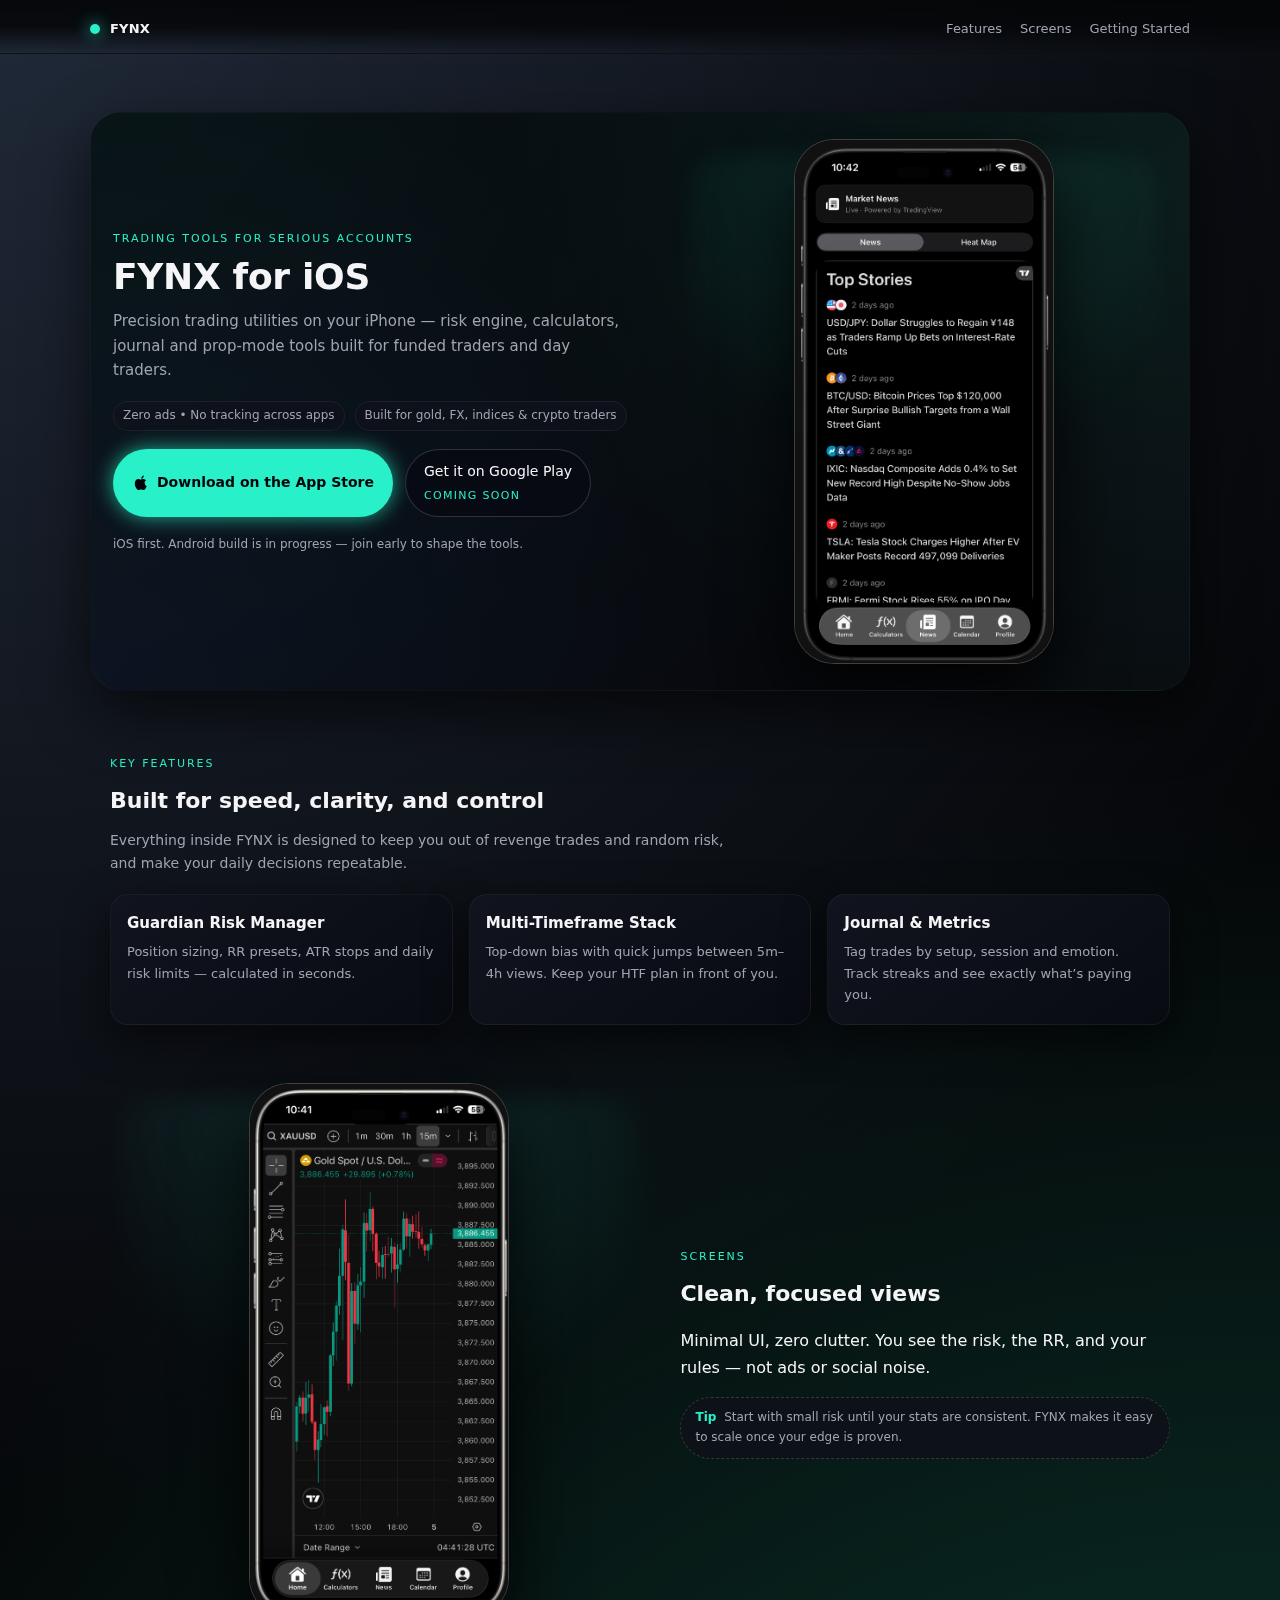
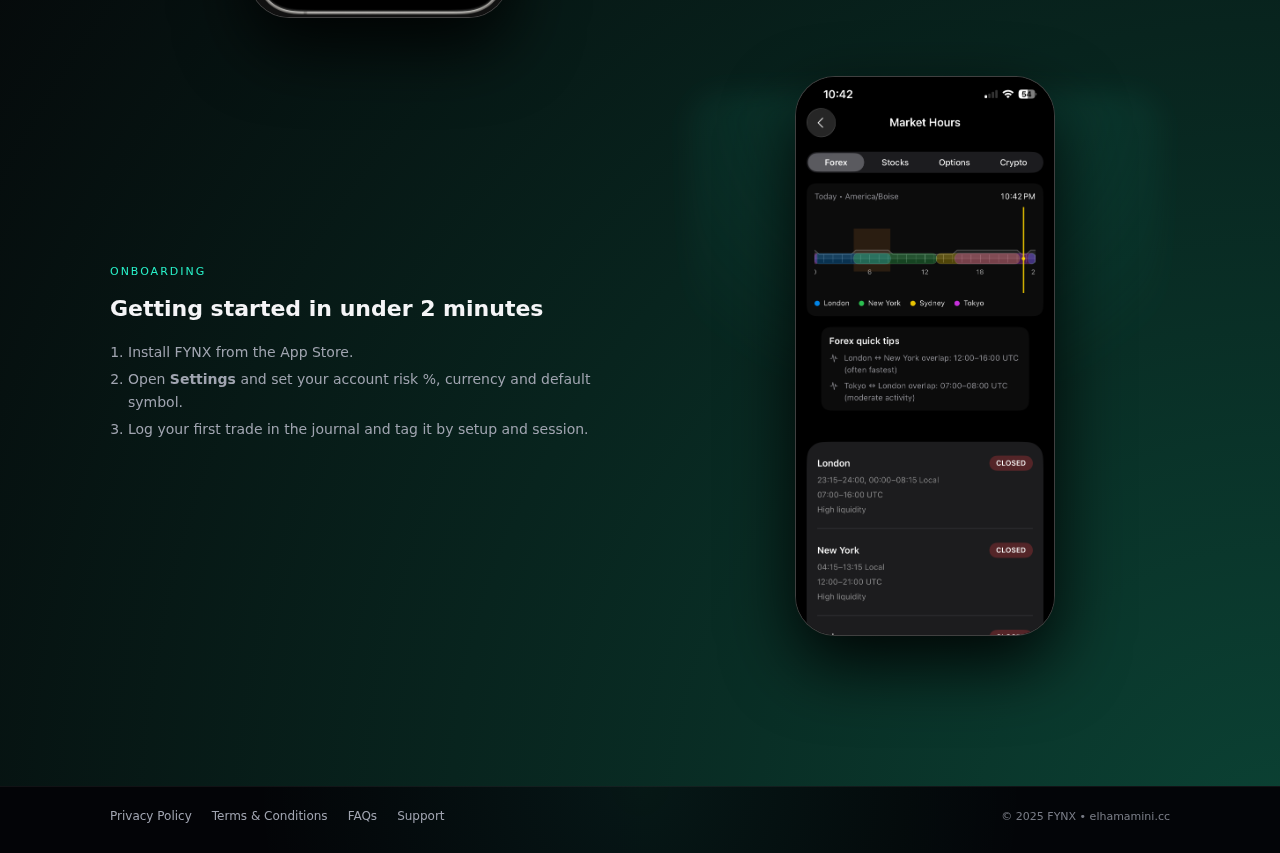
<file: index.html>
<!doctype html>
<html lang="en">
<head>
  <meta charset="utf-8"/>
  <meta name="viewport" content="width=device-width,initial-scale=1"/>
  <title>FYNX — Trading Tools for iOS</title>
  <meta name="description" content="FYNX. Clean trading tools on iPhone."/>

  <!-- ADDED (ONLY): favicon + iOS home screen icon -->
  <link rel="icon" type="image/png" href="fynx-logo-site.png"/>
  <link rel="apple-touch-icon" href="fynx-logo-site.png"/>

  <!-- Base stylesheet -->
  <link rel="stylesheet" href="assets/styles.css"/>

  <!-- Page-specific tuning to match blog / Dekrypt style -->
  <style>
    :root {
      color-scheme: dark;
      --bg: #050608;
      --bg-elevated: #0c0f16;
      --bg-soft: #11141e;
      --border-subtle: rgba(255,255,255,0.05);
      --text-main: #f5f5f7;
      --text-muted: #a0a4b0;
      --accent: #28f0c8;
      --accent-soft: rgba(40,240,200,0.12);
      --radius-xl: 24px;
      --radius-lg: 18px;
      --shadow-soft: 0 22px 60px rgba(0,0,0,0.65);
    }

    body {
      margin: 0;
      min-height: 100vh;
      font-family: system-ui, -apple-system, "SF Pro Text", sans-serif;
      background:
        radial-gradient(circle at top left, #202938 0, transparent 55%),
        radial-gradient(circle at bottom right, #0b4234 0, transparent 60%),
        var(--bg);
      color: var(--text-main);
      display: flex;
      flex-direction: column;
    }

    .header {
      position: sticky;
      top: 0;
      z-index: 20;
      backdrop-filter: blur(20px);
      background: linear-gradient(to bottom,
        rgba(5,6,8,0.95),
        rgba(5,6,8,0.85),
        transparent);
      border-bottom: 1px solid rgba(255,255,255,0.04);
    }

    .container {
      width: min(1100px, 92vw);
      margin: 0 auto;
    }

    .nav {
      display: flex;
      align-items: center;
      justify-content: space-between;
      padding: 14px 0 10px;
    }

    .brand {
      display: inline-flex;
      align-items: center;
      gap: 10px;
      font-weight: 600;
      letter-spacing: 0.12em;
      text-transform: uppercase;
      font-size: 13px;
      color: var(--text-main);
      text-decoration: none;
    }

    .brand .dot {
      width: 10px;
      height: 10px;
      border-radius: 999px;
      background: var(--accent);
      box-shadow: 0 0 16px rgba(40,240,200,0.9);
    }

    .navlinks {
      display: flex;
      gap: 18px;
      font-size: 13px;
    }

    .navlinks a {
      color: var(--text-muted);
      text-decoration: none;
      padding: 4px 0;
    }

    .navlinks a:hover {
      color: var(--accent);
    }

    main {
      flex: 1;
      padding: 40px 0 60px;
    }

    /* Layout helpers */
    .grid {
      display: grid;
      gap: 32px;
    }

    @media (min-width: 840px) {
      .grid {
        grid-template-columns: minmax(0, 1.1fr) minmax(0, 1fr);
        align-items: center;
      }
    }

    .hero {
      padding: 18px 0 40px;
    }

    .hero-shell {
      background: radial-gradient(circle at top right, rgba(40,240,200,0.08), transparent 55%),
                  radial-gradient(circle at bottom left, rgba(82,117,255,0.08), transparent 55%),
                  linear-gradient(to bottom, #05070b, #05070b);
      border-radius: 32px;
      padding: 26px 22px 26px;
      border: 1px solid rgba(255,255,255,0.04);
      box-shadow: var(--shadow-soft);
      position: relative;
      overflow: hidden;
    }

    .hero-shell::before {
      content: "";
      position: absolute;
      inset: -40%;
      opacity: 0.35;
      background:
        radial-gradient(circle at 20% 0%, rgba(40,240,200,0.18), transparent 55%),
        radial-gradient(circle at 90% 60%, rgba(255,255,255,0.06), transparent 55%);
      mix-blend-mode: screen;
      pointer-events: none;
    }

    .hero-content {
      position: relative;
      z-index: 1;
    }

    .eyebrow {
      text-transform: uppercase;
      letter-spacing: 0.18em;
      font-size: 11px;
      color: var(--accent);
      margin-bottom: 8px;
    }

    .h1 {
      font-size: clamp(28px, 4vw, 36px);
      line-height: 1.12;
      margin: 0 0 12px;
    }

    .subtitle {
      margin: 0 0 18px;
      color: var(--text-muted);
      font-size: 15px;
      max-width: 32rem;
    }

    .hero-meta {
      display: flex;
      flex-wrap: wrap;
      gap: 10px;
      margin-bottom: 18px;
      font-size: 12px;
      color: var(--text-muted);
    }

    .hero-pill {
      padding: 4px 9px;
      border-radius: 999px;
      border: 1px solid rgba(255,255,255,0.06);
      background: rgba(15,18,26,0.8);
    }

    .cta-row {
      display: flex;
      flex-wrap: wrap;
      gap: 12px;
      margin-bottom: 18px;
    }

    .btn-primary,
    .btn-ghost {
      display: inline-flex;
      align-items: center;
      justify-content: center;
      gap: 8px;
      border-radius: 999px;
      padding: 10px 18px;
      font-size: 14px;
      border: 1px solid transparent;
      text-decoration: none;
      cursor: pointer;
      white-space: nowrap;
    }

    .btn-primary {
      background: var(--accent);
      color: #02040a;
      font-weight: 600;
      box-shadow: 0 0 20px rgba(40,240,200,0.7);
    }

    .btn-primary:hover {
      filter: brightness(1.05);
      box-shadow: 0 0 30px rgba(40,240,200,0.9);
    }

    .btn-ghost {
      border-color: rgba(255,255,255,0.16);
      background: rgba(8,10,18,0.9);
      color: var(--text-main);
    }

    .btn-ghost span.coming {
      font-size: 11px;
      color: var(--accent);
      text-transform: uppercase;
      letter-spacing: 0.12em;
    }

    .btn-ghost:hover {
      border-color: var(--accent);
      background: rgba(8,10,18,1);
    }

    .icon {
      width: 17px;
      height: 17px;
    }

    .phone-shell {
      position: relative;
      display: flex;
      justify-content: center;
      align-items: center;
    }

    .phone-shell::before {
      content: "";
      position: absolute;
      inset: 16px 8px 0 8px;
      border-radius: 32px;
      background: radial-gradient(circle at top, rgba(40,240,200,0.25), transparent 55%);
      opacity: 0.6;
      filter: blur(12px);
    }

    .phone {
      position: relative;
      z-index: 1;
      max-width: 260px;
      width: 100%;
      border-radius: 40px;
      border: 1px solid rgba(255,255,255,0.25);
      box-shadow: 0 28px 70px rgba(0,0,0,0.9);
      display: block;
    }

    .section {
      padding: 18px 0 40px;
    }

    .kicker {
      text-transform: uppercase;
      letter-spacing: 0.18em;
      font-size: 11px;
      color: var(--accent);
      display: inline-block;
      margin-bottom: 10px;
    }

    .section h2 {
      margin: 0 0 10px;
      font-size: 22px;
    }

    .section > .container > p {
      margin: 0 0 18px;
      color: var(--text-muted);
      max-width: 40rem;
      font-size: 14px;
    }

    .cards {
      display: grid;
      gap: 16px;
      margin-top: 6px;
    }

    @media (min-width: 720px) {
      .cards {
        grid-template-columns: repeat(3, minmax(0, 1fr));
      }
    }

    .card {
      background: linear-gradient(145deg, var(--bg-soft), #090b12);
      border-radius: var(--radius-lg);
      padding: 16px 16px 18px;
      border: 1px solid var(--border-subtle);
      box-shadow: 0 14px 40px rgba(0,0,0,0.6);
      font-size: 14px;
    }

    .card h3 {
      margin: 0 0 6px;
      font-size: 15px;
    }

    .card p {
      margin: 0;
      color: var(--text-muted);
      font-size: 13px;
    }

    .tip-card {
      margin-top: 14px;
      border-radius: 999px;
      background: rgba(14,18,24,0.95);
      border: 1px dashed rgba(255,255,255,0.16);
      padding: 10px 14px;
      font-size: 12px;
      color: var(--text-muted);
    }

    .tip-card strong {
      color: var(--accent);
      margin-right: 4px;
    }

    ol {
      padding-left: 18px;
      font-size: 14px;
      color: var(--text-muted);
    }

    ol li + li {
      margin-top: 4px;
    }

    .footer {
      border-top: 1px solid rgba(255,255,255,0.06);
      padding: 20px 0 26px;
      background: radial-gradient(circle at top, rgba(40,240,200,0.08), transparent 60%),
                  rgba(3,4,7,0.98);
    }

    .footer .links {
      display: flex;
      flex-wrap: wrap;
      gap: 14px 20px;
      justify-content: space-between;
      align-items: center;
      font-size: 12px;
      color: var(--text-muted);
    }

    .footer a {
      color: var(--text-muted);
      text-decoration: none;
    }

    .footer a:hover {
      color: var(--accent);
    }

    .footer-small {
      font-size: 11px;
      opacity: 0.75;
    }
  </style>
</head>
<body>
  <!-- Header -->
  <header class="header">
    <div class="container nav">
      <a class="brand" href="index.html">
        <span class="dot"></span>
        <span>FYNX</span>
      </a>
      <nav class="navlinks">
        <a href="#features">Features</a>
        <a href="#screens">Screens</a>
        <a href="#getting-started">Getting Started</a>
      </nav>
    </div>
  </header>

  <main>
    <!-- Hero (blog-style shell) -->
    <section class="hero">
      <div class="container hero-shell">
        <div class="grid hero-content">
          <div>
            <div class="eyebrow">Trading tools for serious accounts</div>
            <h1 class="h1">FYNX for iOS</h1>
            <p class="subtitle">
              Precision trading utilities on your iPhone — risk engine, calculators, journal
              and prop-mode tools built for funded traders and day traders.
            </p>

            <div class="hero-meta">
              <div class="hero-pill">Zero ads • No tracking across apps</div>
              <div class="hero-pill">Built for gold, FX, indices &amp; crypto traders</div>
            </div>

            <div class="cta-row">
              <!-- REAL App Store link -->
              <a class="btn-primary" href="https://apps.apple.com/us/app/fynx-finance-world/id6752357210"
                 target="_blank" rel="noopener">
                <svg class="icon" viewBox="0 0 24 24" fill="currentColor" aria-hidden="true">
                  <path d="M17.7 11.1c-.1-2.3 2-3.4 2.1-3.4-1.2-1.7-3.1-1.9-3.7-1.9-1.6-.2-3.1.9-3.9.9-.8 0-2-.9-3.3-.9-1.7 0-3.2 1-4.1 2.5-1.8 3.1-.5 7.8 1.3 10.3.9 1.3 1.9 2.7 3.3 2.7 1.3 0 1.8-.9 3.4-.9s2 .9 3.3.9 2.3-1.3 3.2-2.6c1-1.4 1.4-2.7 1.4-2.8-.1 0-2.7-1-2.8-4.8zM15.6 3.8c.7-.8 1.2-1.9 1.1-3-1 .1-2.1.7-2.7 1.5-.6.7-1.2 1.8-1.1 2.9 1 .1 2-.5 2.7-1.4z"/>
                </svg>
                Download on the App Store
              </a>

              <!-- Google Play – coming soon page -->
              <a class="btn-ghost" href="android.html">
                <div>
                  <div>Get it on Google Play</div>
                  <span class="coming">Coming soon</span>
                </div>
              </a>
            </div>

            <p class="subtitle" style="margin-top: 4px; font-size: 12px;">
              iOS first. Android build is in progress — join early to shape the tools.
            </p>
          </div>

          <div class="phone-shell">
            <img class="phone" src="assets/hero-phone.PNG" alt="FYNX screenshot" loading="eager">
          </div>
        </div>
      </div>
    </section>

    <!-- Features -->
    <section id="features" class="section">
      <div class="container">
        <span class="kicker">Key Features</span>
        <h2>Built for speed, clarity, and control</h2>
        <p>Everything inside FYNX is designed to keep you out of revenge trades and random risk, and
           make your daily decisions repeatable.</p>

        <div class="cards">
          <div class="card">
            <h3>Guardian Risk Manager</h3>
            <p>Position sizing, RR presets, ATR stops and daily risk limits — calculated in seconds.</p>
          </div>
          <div class="card">
            <h3>Multi-Timeframe Stack</h3>
            <p>Top-down bias with quick jumps between 5m–4h views. Keep your HTF plan in front of you.</p>
          </div>
          <div class="card">
            <h3>Journal &amp; Metrics</h3>
            <p>Tag trades by setup, session and emotion. Track streaks and see exactly what’s paying you.</p>
          </div>
        </div>
      </div>
    </section>

    <!-- Screens -->
    <section id="screens" class="section">
      <div class="container grid">
        <div class="phone-shell">
          <img class="phone" src="assets/screen-trade.PNG" alt="Trade view" loading="lazy">
        </div>
        <div>
          <span class="kicker">Screens</span>
          <h2>Clean, focused views</h2>
          <p>Minimal UI, zero clutter. You see the risk, the RR, and your rules — not ads or social noise.</p>
          <div class="tip-card">
            <strong>Tip</strong> Start with small risk until your stats are consistent. FYNX makes it easy
            to scale once your edge is proven.
          </div>
        </div>
      </div>
    </section>

    <!-- Getting started -->
    <section id="getting-started" class="section">
      <div class="container grid">
        <div>
          <span class="kicker">Onboarding</span>
          <h2>Getting started in under 2 minutes</h2>
          <ol>
            <li>Install FYNX from the App Store.</li>
            <li>Open <strong>Settings</strong> and set your account risk %, currency and default symbol.</li>
            <li>Log your first trade in the journal and tag it by setup and session.</li>
          </ol>
        </div>
        <div class="phone-shell">
          <img class="phone" src="assets/screen-setting.PNG" alt="Settings view" loading="lazy">
        </div>
      </div>
    </section>
  </main>

  <!-- Footer -->
  <footer class="footer">
    <div class="container links">
      <div style="display:flex;flex-wrap:wrap;gap:14px 20px;">
        <a href="https://elhamamini.cc/FYNX-Site/privacy.html" target="_blank" rel="noopener">Privacy Policy</a>
        <a href="https://elhamamini.cc/FYNX-Site/terms.html" target="_blank" rel="noopener">Terms &amp; Conditions</a>
        <a href="https://elhamamini.cc/FYNX-Site/faqs.html" target="_blank" rel="noopener">FAQs</a>
        <a href="https://elhamamini.cc/FYNX-Site/support.html" target="_blank" rel="noopener">Support</a>
      </div>
      <div class="footer-small">
        © 2025 FYNX • <a href="https://elhamamini.cc" target="_blank" rel="noopener">elhamamini.cc</a>
      </div>
    </div>
  </footer>
</body>
</html>
</file>
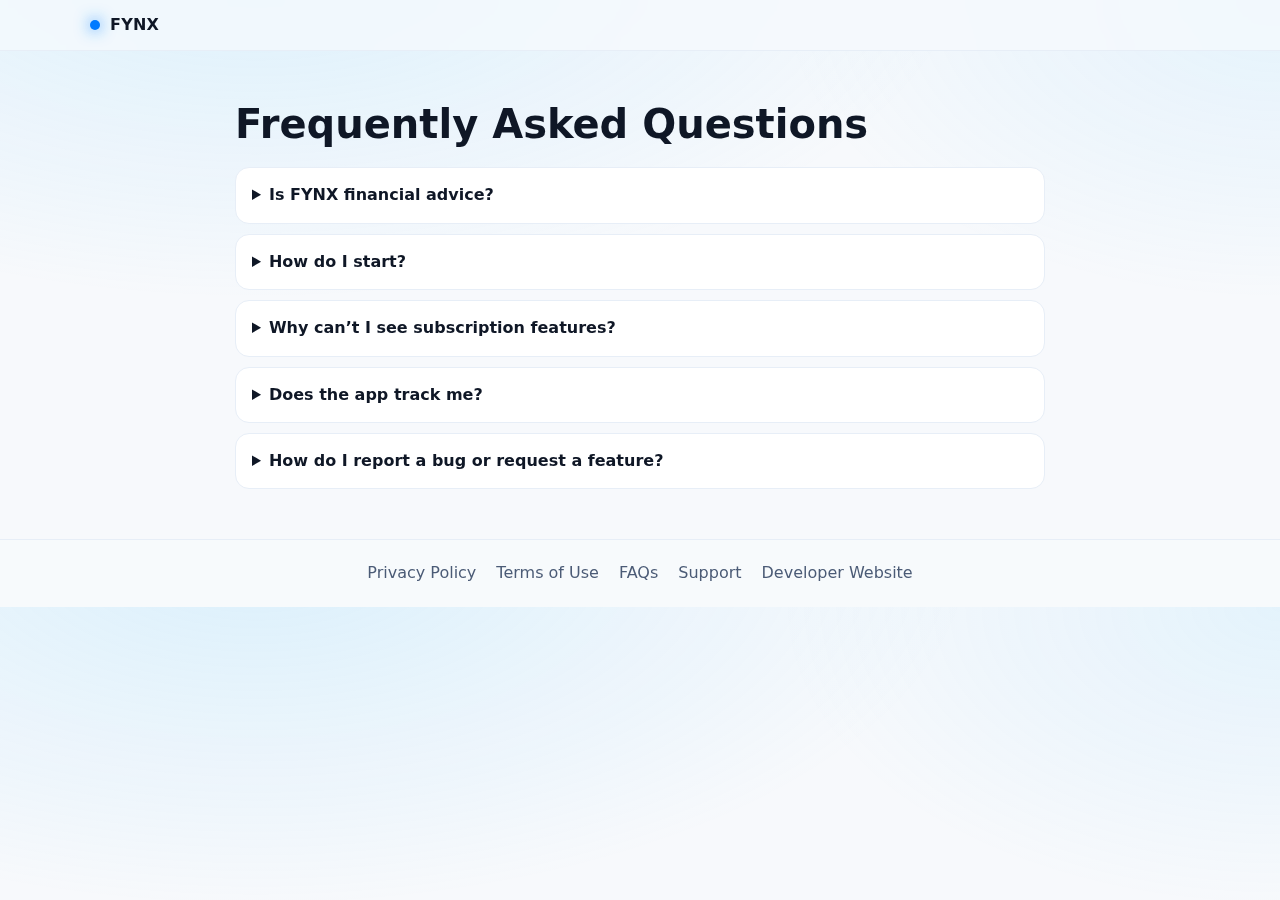
<file: faqs.html>
<!doctype html>
<html lang="en">
<head>
  <meta charset="utf-8"/>
  <meta name="viewport" content="width=device-width,initial-scale=1"/>
  <title>FAQs • FYNX</title>
  <link rel="stylesheet" href="assets/styles.css"/>
  <meta name="description" content="Frequently Asked Questions for FYNX."/>
  <style>
    details{background:var(--card); border:1px solid var(--border); border-radius:14px; padding:14px 16px; margin:10px 0}
    summary{cursor:pointer; font-weight:600}
    details[open]{box-shadow:var(--shadow)}
  </style>
</head>
<body>
<header class="header"><div class="container nav">
  <a class="brand" href="index.html"><span class="dot"></span><span>FYNX</span></a>
</div></header>

<main class="legal-wrap">
  <article class="legal-card" style="background:none; border:none; box-shadow:none; padding:0">
    <h1>Frequently Asked Questions</h1>

    <details>
      <summary>Is FYNX financial advice?</summary>
      <p>No. It’s educational tooling. Trading involves risk.</p>
    </details>

    <details>
      <summary>How do I start?</summary>
      <p>Install from the App Store → open Settings in the app → set risk %, account size, and create two presets.</p>
    </details>

    <details>
      <summary>Why can’t I see subscription features?</summary>
      <p>Confirm the correct Apple ID and tap “Restore Purchases” in the app. If issues continue, contact <a href="mailto:support@elhamamini.cc">support@elhamamini.cc</a>.</p>
    </details>

    <details>
      <summary>Does the app track me?</summary>
      <p>No advertising tracking. Optional diagnostics help improve stability. See the <a href="privacy.html">Privacy Policy</a>.</p>
    </details>

    <details>
      <summary>How do I report a bug or request a feature?</summary>
      <p>Email <a href="mailto:support@elhamamini.cc">support@elhamamini.cc</a> with screenshots and steps.</p>
    </details>
  </article>
</main>

<footer class="footer"><div class="container links">
  <a href="privacy.html">Privacy Policy</a>
  <a href="terms.html">Terms of Use</a>
  <a href="faqs.html">FAQs</a>
  <a href="support.html">Support</a>
  <a href="https://elhamamini.cc" target="_blank" rel="noopener">Developer Website</a>
</div></footer>
</body>
</html>
</file>
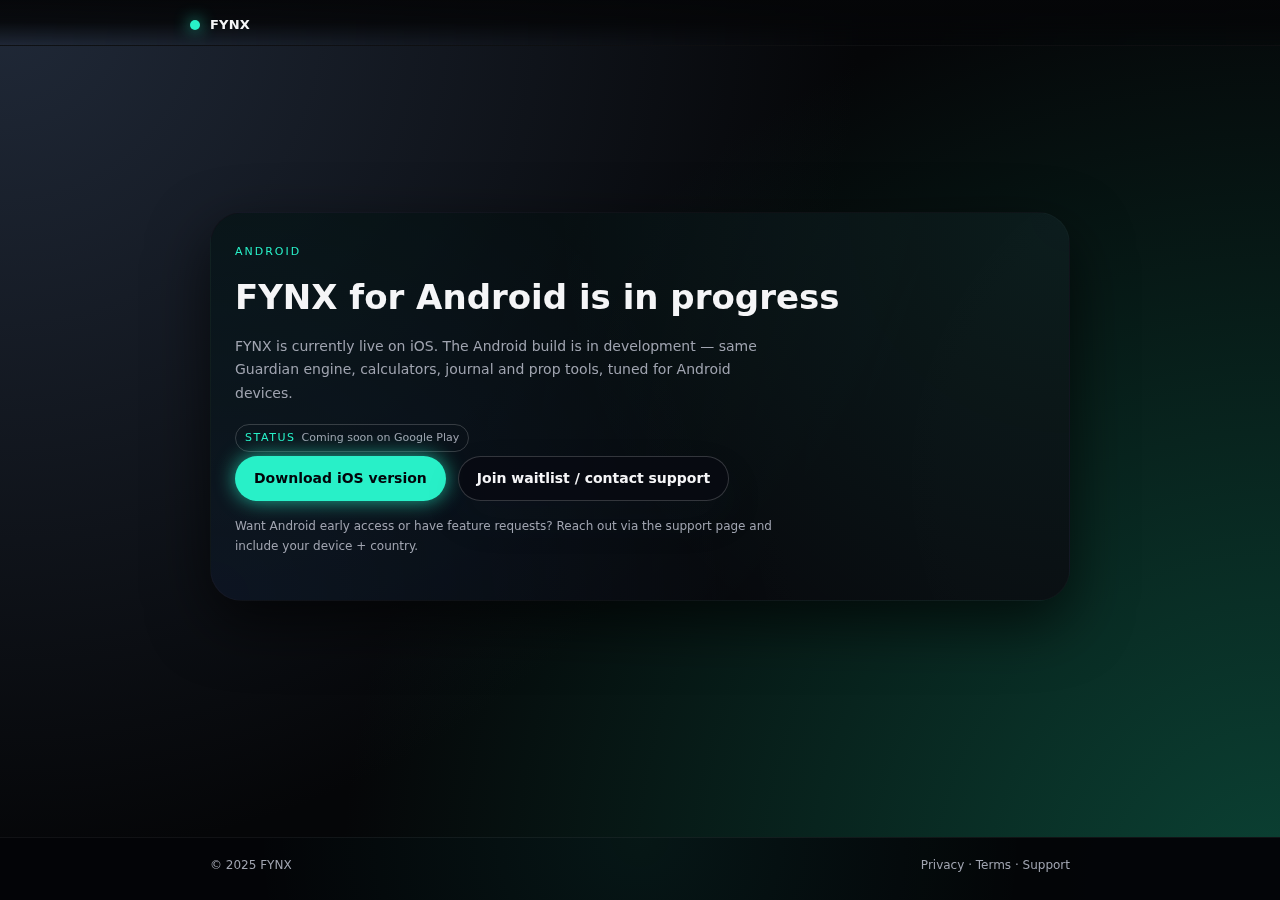
<file: google-play.html>
<!doctype html>
<html lang="en">
<head>
  <meta charset="utf-8"/>
  <meta name="viewport" content="width=device-width,initial-scale=1"/>
  <title>FYNX — Android coming soon</title>
  <meta name="description" content="FYNX for Android is in progress. Join early and shape the tools."/>
  <link rel="stylesheet" href="assets/styles.css"/>

  <style>
    :root {
      color-scheme: dark;
      --bg: #050608;
      --bg-elevated: #0c0f16;
      --text-main: #f5f5f7;
      --text-muted: #a0a4b0;
      --accent: #28f0c8;
      --radius-xl: 24px;
      --shadow-soft: 0 22px 60px rgba(0,0,0,0.65);
    }

    body {
      margin: 0;
      min-height: 100vh;
      font-family: system-ui, -apple-system, "SF Pro Text", sans-serif;
      background:
        radial-gradient(circle at top left, #202938 0, transparent 55%),
        radial-gradient(circle at bottom right, #0b4234 0, transparent 60%),
        var(--bg);
      color: var(--text-main);
      display: flex;
      flex-direction: column;
    }

    .header {
      position: sticky;
      top: 0;
      z-index: 20;
      backdrop-filter: blur(20px);
      background: linear-gradient(to bottom,
        rgba(5,6,8,0.95),
        rgba(5,6,8,0.85),
        transparent);
      border-bottom: 1px solid rgba(255,255,255,0.04);
    }

    .container {
      width: min(900px, 92vw);
      margin: 0 auto;
    }

    .nav {
      display: flex;
      align-items: center;
      justify-content: space-between;
      padding: 14px 0 10px;
    }

    .brand {
      display: inline-flex;
      align-items: center;
      gap: 10px;
      font-weight: 600;
      letter-spacing: 0.12em;
      text-transform: uppercase;
      font-size: 13px;
      color: var(--text-main);
      text-decoration: none;
    }

    .brand .dot {
      width: 10px;
      height: 10px;
      border-radius: 999px;
      background: var(--accent);
      box-shadow: 0 0 16px rgba(40,240,200,0.9);
    }

    main {
      flex: 1;
      padding: 40px 0 60px;
      display: flex;
      align-items: center;
    }

    .hero-shell {
      background: radial-gradient(circle at top right, rgba(40,240,200,0.08), transparent 55%),
                  radial-gradient(circle at bottom left, rgba(82,117,255,0.08), transparent 55%),
                  linear-gradient(to bottom, #05070b, #05070b);
      border-radius: 32px;
      padding: 30px 24px 26px;
      border: 1px solid rgba(255,255,255,0.04);
      box-shadow: var(--shadow-soft);
      position: relative;
      overflow: hidden;
    }

    .hero-shell::before {
      content: "";
      position: absolute;
      inset: -40%;
      opacity: 0.35;
      background:
        radial-gradient(circle at 20% 0%, rgba(40,240,200,0.18), transparent 55%),
        radial-gradient(circle at 90% 60%, rgba(255,255,255,0.06), transparent 55%);
      mix-blend-mode: screen;
      pointer-events: none;
    }

    .hero-content {
      position: relative;
      z-index: 1;
      text-align: left;
    }

    .eyebrow {
      text-transform: uppercase;
      letter-spacing: 0.18em;
      font-size: 11px;
      color: var(--accent);
      margin-bottom: 8px;
    }

    h1 {
      font-size: clamp(28px, 4vw, 34px);
      margin: 0 0 10px;
    }

    p {
      margin: 0 0 18px;
      color: var(--text-muted);
      font-size: 14px;
      max-width: 34rem;
    }

    .cta-row {
      display: flex;
      flex-wrap: wrap;
      gap: 12px;
      margin-bottom: 16px;
    }

    .btn {
      display: inline-flex;
      align-items: center;
      justify-content: center;
      gap: 8px;
      border-radius: 999px;
      padding: 10px 18px;
      font-size: 14px;
      border: 1px solid transparent;
      text-decoration: none;
      cursor: pointer;
      white-space: nowrap;
    }

    .btn-primary {
      background: var(--accent);
      color: #02040a;
      font-weight: 600;
      box-shadow: 0 0 20px rgba(40,240,200,0.7);
    }

    .btn-primary:hover {
      filter: brightness(1.05);
      box-shadow: 0 0 30px rgba(40,240,200,0.9);
    }

    .btn-outline {
      border-color: rgba(255,255,255,0.18);
      background: rgba(8,10,18,0.9);
      color: var(--text-main);
    }

    .badge {
      display: inline-flex;
      align-items: center;
      gap: 6px;
      border-radius: 999px;
      border: 1px solid rgba(255,255,255,0.18);
      padding: 4px 9px;
      font-size: 11px;
      color: var(--text-muted);
      margin-bottom: 4px;
    }

    .badge span {
      text-transform: uppercase;
      letter-spacing: 0.14em;
      color: var(--accent);
    }

    .footer {
      border-top: 1px solid rgba(255,255,255,0.06);
      padding: 18px 0 24px;
      background: radial-gradient(circle at top, rgba(40,240,200,0.08), transparent 60%),
                  rgba(3,4,7,0.98);
      font-size: 12px;
      color: var(--text-muted);
    }

    .footer-inner {
      display: flex;
      justify-content: space-between;
      flex-wrap: wrap;
      gap: 10px 18px;
      align-items: center;
    }

    .footer a {
      color: var(--text-muted);
      text-decoration: none;
    }

    .footer a:hover {
      color: var(--accent);
    }
  </style>
</head>
<body>
  <header class="header">
    <div class="container nav">
      <a class="brand" href="index.html">
        <span class="dot"></span>
        <span>FYNX</span>
      </a>
    </div>
  </header>

  <main>
    <div class="container">
      <section class="hero-shell">
        <div class="hero-content">
          <div class="eyebrow">Android</div>
          <h1>FYNX for Android is in progress</h1>
          <p>
            FYNX is currently live on iOS. The Android build is in development — same Guardian engine,
            calculators, journal and prop tools, tuned for Android devices.
          </p>

          <div class="badge">
            <span>status</span> Coming soon on Google Play
          </div>

          <div class="cta-row">
            <a class="btn btn-primary" href="https://apps.apple.com/us/app/fynx-finance-world/id6752357210"
               target="_blank" rel="noopener">
              Download iOS version
            </a>
            <a class="btn btn-outline" href="https://elhamamini.cc/FYNX-Site/support.html" target="_blank" rel="noopener">
              Join waitlist / contact support
            </a>
          </div>

          <p style="font-size:12px;">
            Want Android early access or have feature requests? Reach out via the support page and
            include your device + country.
          </p>
        </div>
      </section>
    </div>
  </main>

  <footer class="footer">
    <div class="container footer-inner">
      <div>© 2025 FYNX</div>
      <div>
        <a href="https://elhamamini.cc/FYNX-Site/privacy.html" target="_blank" rel="noopener">Privacy</a> ·
        <a href="https://elhamamini.cc/FYNX-Site/terms.html" target="_blank" rel="noopener">Terms</a> ·
        <a href="https://elhamamini.cc/FYNX-Site/support.html" target="_blank" rel="noopener">Support</a>
      </div>
    </div>
  </footer>
</body>
</html>
</file>
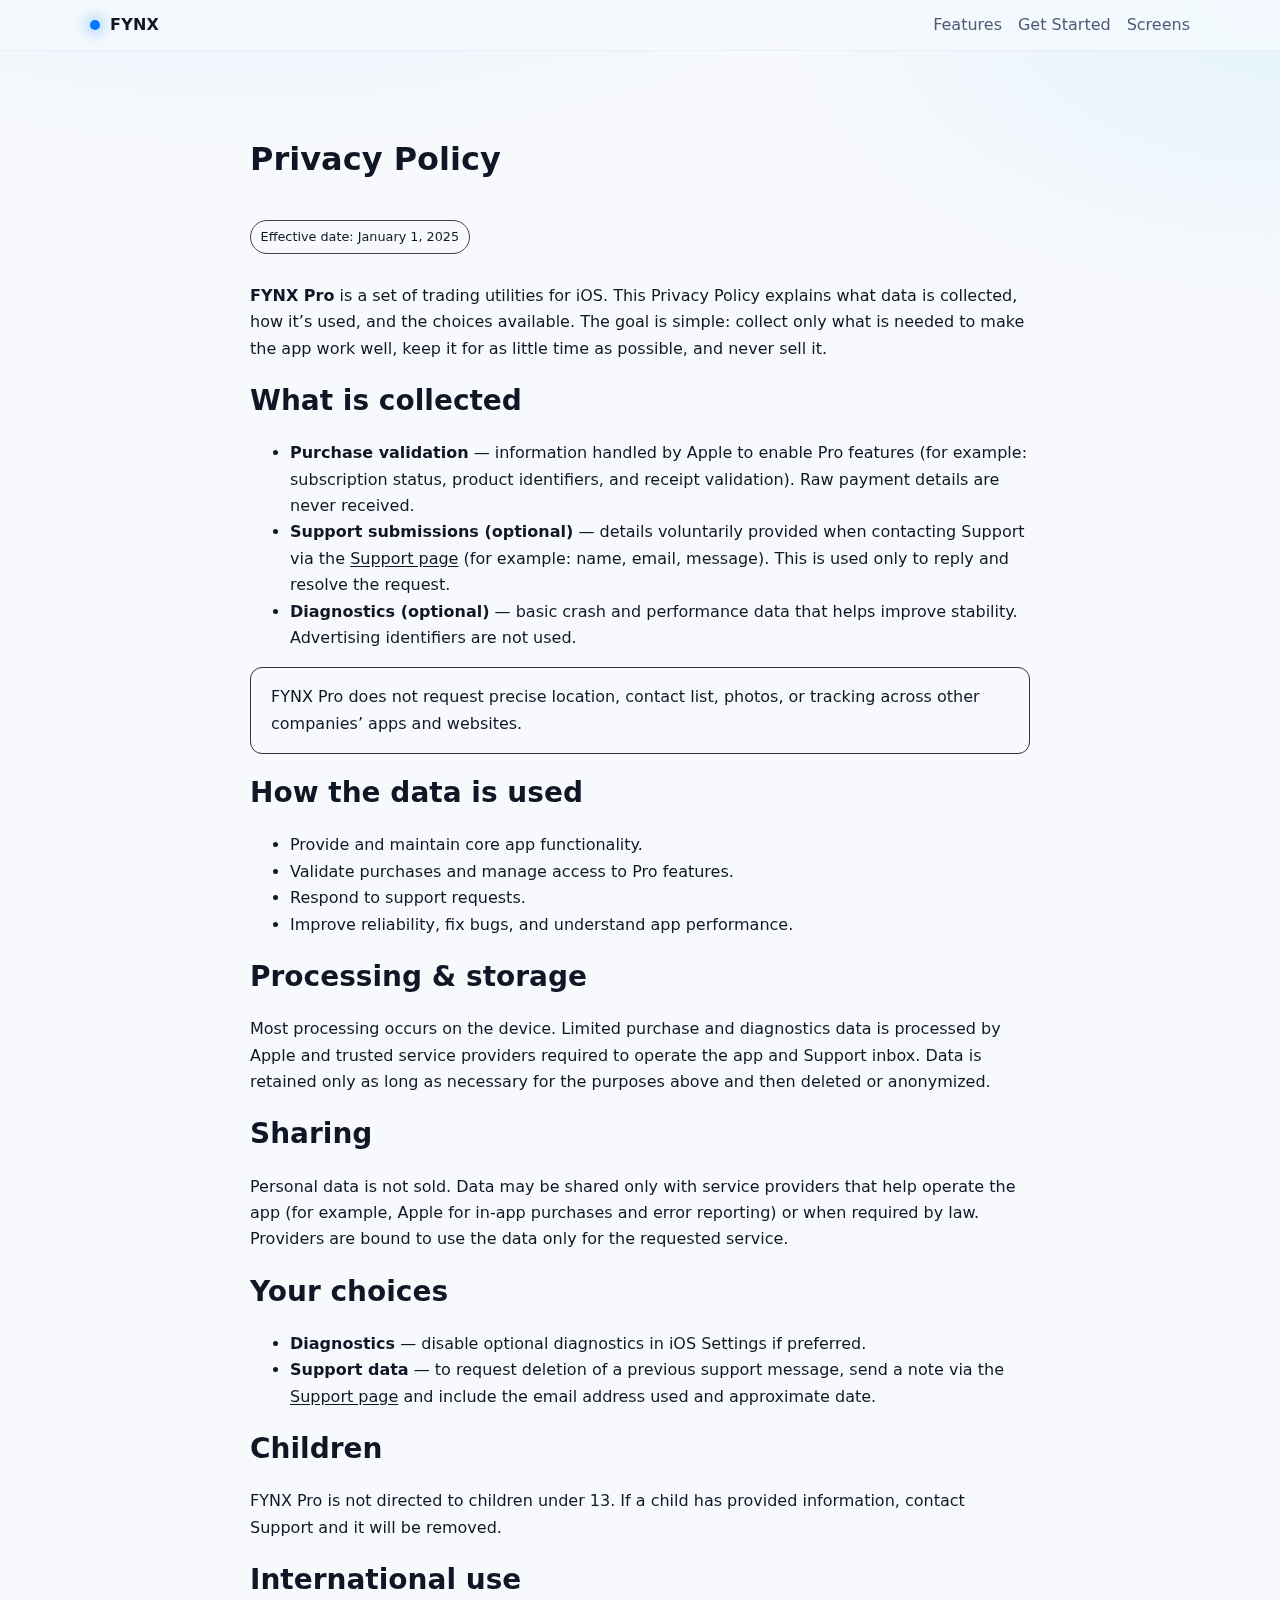
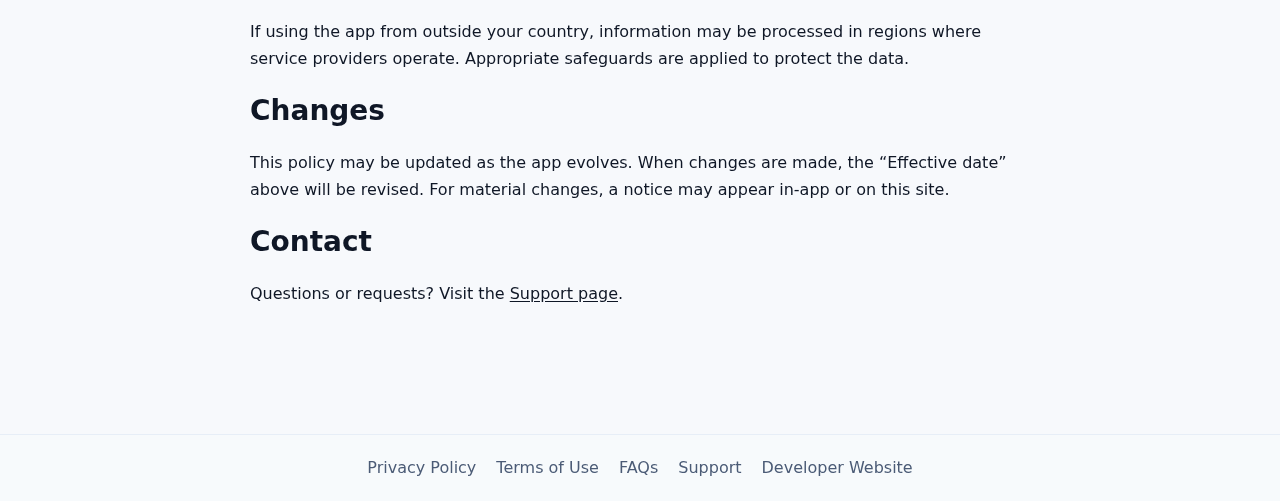
<file: privacy.html>
<!doctype html>
<html lang="en">
<head>
  <meta charset="utf-8"/>
  <meta name="viewport" content="width=device-width,initial-scale=1"/>
  <title>FYNX — Privacy Policy</title>
  <meta name="description" content="Privacy Policy for FYNX Pro."/>
  <link rel="stylesheet" href="assets/styles.css"/>

  <!-- Page-only tweaks: keep links monochrome and crisp -->
  <style>
    .doc a { color: inherit; text-decoration: underline; text-underline-offset: 2px; }
    .doc a:hover { opacity: .8; }
    .badge { display:inline-block; font-size:.8rem; padding:.35rem .6rem; border:1px solid #444; border-radius:999px; }
    .callout { border:1px solid #333; border-radius:12px; padding:1rem 1.25rem; margin:1rem 0; }
  </style>
</head>
<body>
  <!-- Header -->
  <header class="header">
    <div class="container nav">
      <a class="brand" href="index.html"><span class="dot"></span><span>FYNX</span></a>
      <nav class="navlinks">
        <a href="index.html#features">Features</a>
        <a href="index.html#getting-started">Get Started</a>
        <a href="index.html#screens">Screens</a>
      </nav>
    </div>
  </header>

  <main>
    <section class="section">
      <div class="container doc" style="max-width:820px">
        <h1>Privacy Policy</h1>
        <p class="badge">Effective date: January 1, 2025</p>

        <p><strong>FYNX Pro</strong> is a set of trading utilities for iOS. This Privacy Policy explains what data is collected, how it’s used, and the choices available. The goal is simple: collect only what is needed to make the app work well, keep it for as little time as possible, and never sell it.</p>

        <h2>What is collected</h2>
        <ul>
          <li><strong>Purchase validation</strong> — information handled by Apple to enable Pro features (for example: subscription status, product identifiers, and receipt validation). Raw payment details are never received.</li>
          <li><strong>Support submissions (optional)</strong> — details voluntarily provided when contacting Support via the <a href="support.html">Support page</a> (for example: name, email, message). This is used only to reply and resolve the request.</li>
          <li><strong>Diagnostics (optional)</strong> — basic crash and performance data that helps improve stability. Advertising identifiers are not used.</li>
        </ul>

        <div class="callout">
          FYNX Pro does not request precise location, contact list, photos, or tracking across other companies’ apps and websites.
        </div>

        <h2>How the data is used</h2>
        <ul>
          <li>Provide and maintain core app functionality.</li>
          <li>Validate purchases and manage access to Pro features.</li>
          <li>Respond to support requests.</li>
          <li>Improve reliability, fix bugs, and understand app performance.</li>
        </ul>

        <h2>Processing & storage</h2>
        <p>Most processing occurs on the device. Limited purchase and diagnostics data is processed by Apple and trusted service providers required to operate the app and Support inbox. Data is retained only as long as necessary for the purposes above and then deleted or anonymized.</p>

        <h2>Sharing</h2>
        <p>Personal data is not sold. Data may be shared only with service providers that help operate the app (for example, Apple for in-app purchases and error reporting) or when required by law. Providers are bound to use the data only for the requested service.</p>

        <h2>Your choices</h2>
        <ul>
          <li><strong>Diagnostics</strong> — disable optional diagnostics in iOS Settings if preferred.</li>
          <li><strong>Support data</strong> — to request deletion of a previous support message, send a note via the <a href="support.html">Support page</a> and include the email address used and approximate date.</li>
        </ul>

        <h2>Children</h2>
        <p>FYNX Pro is not directed to children under 13. If a child has provided information, contact Support and it will be removed.</p>

        <h2>International use</h2>
        <p>If using the app from outside your country, information may be processed in regions where service providers operate. Appropriate safeguards are applied to protect the data.</p>

        <h2>Changes</h2>
        <p>This policy may be updated as the app evolves. When changes are made, the “Effective date” above will be revised. For material changes, a notice may appear in-app or on this site.</p>

        <h2>Contact</h2>
        <p>Questions or requests? Visit the <a href="support.html">Support page</a>.</p>
      </div>
    </section>
  </main>

  <!-- Footer -->
  <footer class="footer">
    <div class="container links">
      <a href="privacy.html">Privacy Policy</a>
      <a href="terms.html">Terms of Use</a>
      <a href="faqs.html">FAQs</a>
      <a href="support.html">Support</a>
      <a href="https://elhamamini.cc" target="_blank" rel="noopener">Developer Website</a>
    </div>
  </footer>
</body>
</html>
</file>
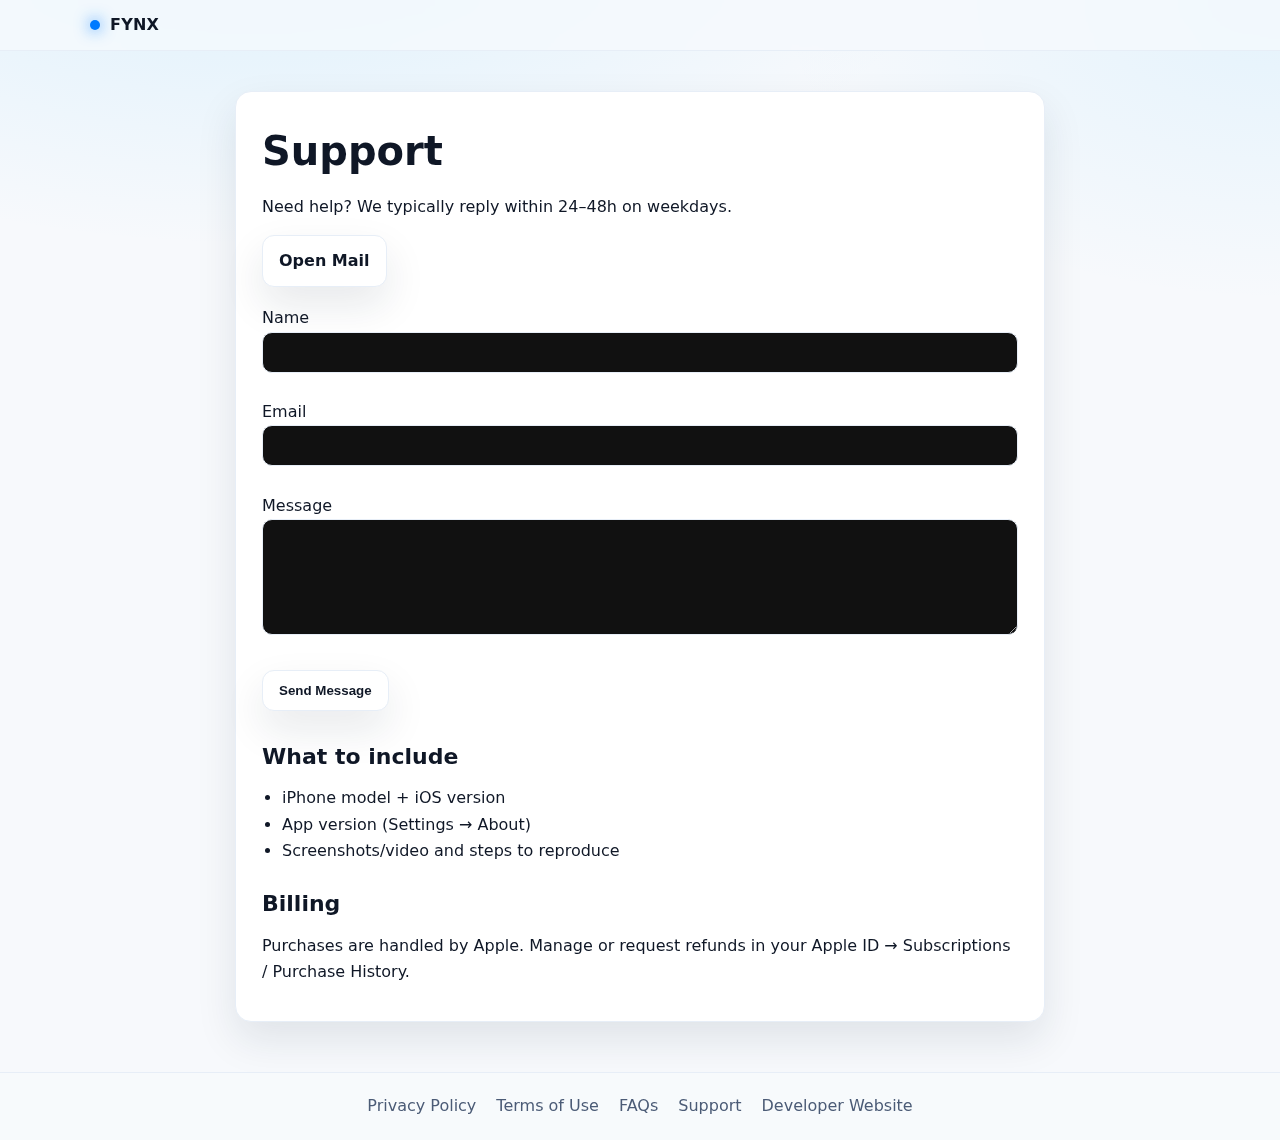
<file: support.html>
<!doctype html>
<html lang="en">
<head>
  <meta charset="utf-8"/>
  <meta name="viewport" content="width=device-width,initial-scale=1"/>
  <title>Support • FYNX</title>
  <link rel="stylesheet" href="assets/styles.css"/>
  <meta name="description" content="Support for FYNX."/>
  <style>
    .field{width:100%; padding:12px; border:1px solid var(--border); background:#111; color:#fff; border-radius:10px}
    form{margin-top:18px}
  </style>
</head>
<body>
<header class="header"><div class="container nav">
  <a class="brand" href="index.html"><span class="dot"></span><span>FYNX</span></a>
</div></header>

<main class="legal-wrap">
  <article class="legal-card">
    <h1>Support</h1>
    <p>Need help? We typically reply within 24–48h on weekdays.</p>

    <div class="cta" style="margin:14px 0 6px">
      <a class="btn" href="mailto:support@elhamamini.cc">Open Mail</a>
    </div>

    <!-- Formspree connected -->
    <form action="https://formspree.io/f/mwprqlwd" method="POST">
      <input type="hidden" name="_subject" value="FYNX Support"/>
      <input type="text" name="_gotcha" style="display:none"> <!-- honeypot -->

      <label>Name<br><input class="field" name="name" required></label><br><br>
      <label>Email<br><input class="field" type="email" name="email" required></label><br><br>
      <label>Message<br><textarea class="field" name="message" rows="6" required></textarea></label><br><br>

      <button class="btn" type="submit">Send Message</button>
    </form>

    <h2 style="margin-top:28px">What to include</h2>
    <ul>
      <li>iPhone model + iOS version</li>
      <li>App version (Settings → About)</li>
      <li>Screenshots/video and steps to reproduce</li>
    </ul>

    <h2>Billing</h2>
    <p>Purchases are handled by Apple. Manage or request refunds in your Apple ID → Subscriptions / Purchase History.</p>
  </article>
</main>

<footer class="footer"><div class="container links">
  <a href="privacy.html">Privacy Policy</a>
  <a href="terms.html">Terms of Use</a>
  <a href="faqs.html">FAQs</a>
  <a href="support.html">Support</a>
  <a href="https://elhamamini.cc" target="_blank" rel="noopener">Developer Website</a>
</div></footer>
</body>
</html>
</file>
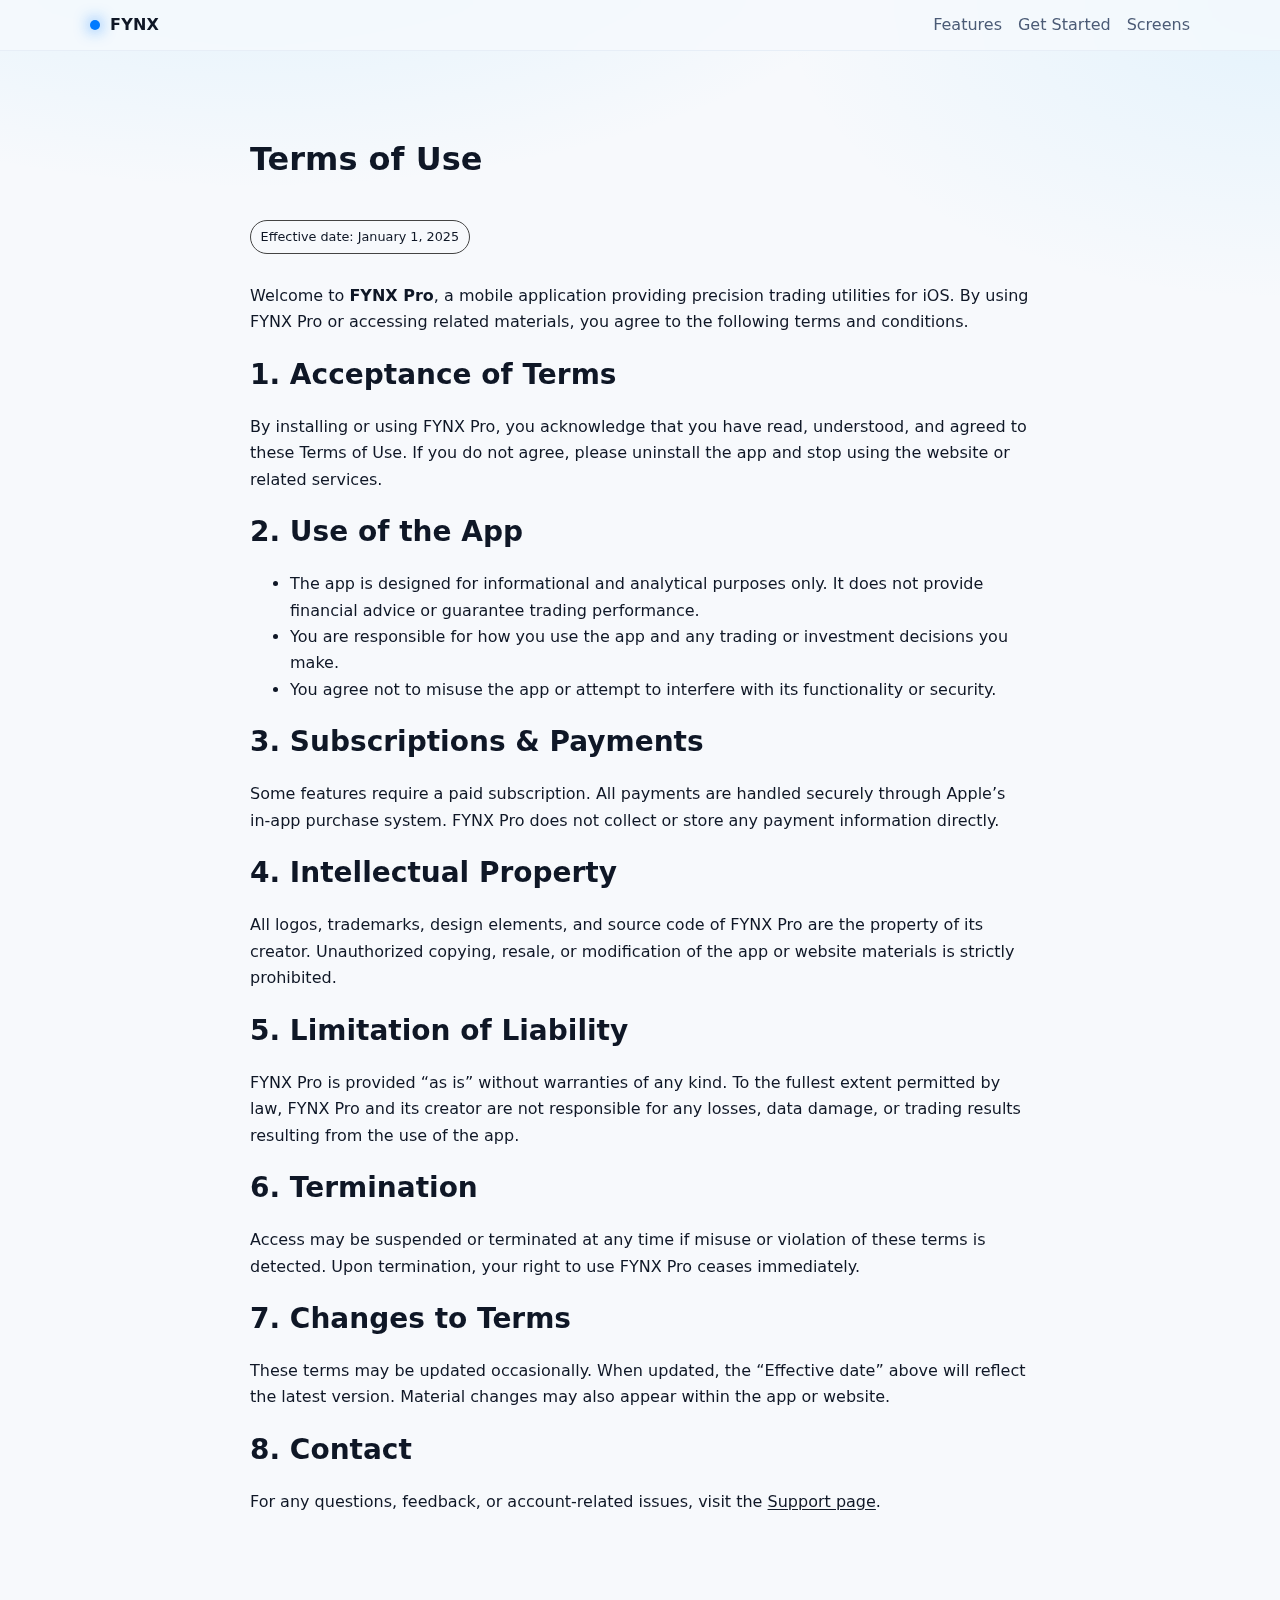
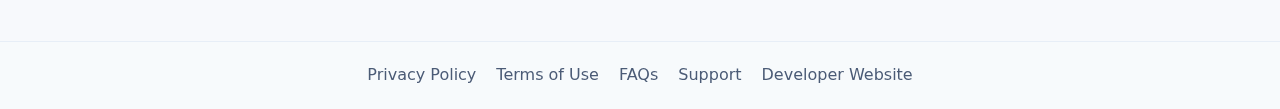
<file: terms.html>
<!doctype html>
<html lang="en">
<head>
  <meta charset="utf-8"/>
  <meta name="viewport" content="width=device-width,initial-scale=1"/>
  <title>FYNX — Terms of Use</title>
  <meta name="description" content="Terms of Use for FYNX Pro"/>
  <link rel="stylesheet" href="assets/styles.css"/>
  <style>
    .doc a { color: inherit; text-decoration: underline; text-underline-offset: 2px; }
    .doc a:hover { opacity: .8; }
    .badge { display:inline-block; font-size:.8rem; padding:.35rem .6rem; border:1px solid #444; border-radius:999px; }
  </style>
</head>
<body>
  <!-- Header -->
  <header class="header">
    <div class="container nav">
      <a class="brand" href="index.html"><span class="dot"></span><span>FYNX</span></a>
      <nav class="navlinks">
        <a href="index.html#features">Features</a>
        <a href="index.html#getting-started">Get Started</a>
        <a href="index.html#screens">Screens</a>
      </nav>
    </div>
  </header>

  <main>
    <section class="section">
      <div class="container doc" style="max-width:820px">
        <h1>Terms of Use</h1>
        <p class="badge">Effective date: January 1, 2025</p>

        <p>Welcome to <strong>FYNX Pro</strong>, a mobile application providing precision trading utilities for iOS. By using FYNX Pro or accessing related materials, you agree to the following terms and conditions.</p>

        <h2>1. Acceptance of Terms</h2>
        <p>By installing or using FYNX Pro, you acknowledge that you have read, understood, and agreed to these Terms of Use. If you do not agree, please uninstall the app and stop using the website or related services.</p>

        <h2>2. Use of the App</h2>
        <ul>
          <li>The app is designed for informational and analytical purposes only. It does not provide financial advice or guarantee trading performance.</li>
          <li>You are responsible for how you use the app and any trading or investment decisions you make.</li>
          <li>You agree not to misuse the app or attempt to interfere with its functionality or security.</li>
        </ul>

        <h2>3. Subscriptions & Payments</h2>
        <p>Some features require a paid subscription. All payments are handled securely through Apple’s in-app purchase system. FYNX Pro does not collect or store any payment information directly.</p>

        <h2>4. Intellectual Property</h2>
        <p>All logos, trademarks, design elements, and source code of FYNX Pro are the property of its creator. Unauthorized copying, resale, or modification of the app or website materials is strictly prohibited.</p>

        <h2>5. Limitation of Liability</h2>
        <p>FYNX Pro is provided “as is” without warranties of any kind. To the fullest extent permitted by law, FYNX Pro and its creator are not responsible for any losses, data damage, or trading results resulting from the use of the app.</p>

        <h2>6. Termination</h2>
        <p>Access may be suspended or terminated at any time if misuse or violation of these terms is detected. Upon termination, your right to use FYNX Pro ceases immediately.</p>

        <h2>7. Changes to Terms</h2>
        <p>These terms may be updated occasionally. When updated, the “Effective date” above will reflect the latest version. Material changes may also appear within the app or website.</p>

        <h2>8. Contact</h2>
        <p>For any questions, feedback, or account-related issues, visit the <a href="support.html">Support page</a>.</p>
      </div>
    </section>
  </main>

  <footer class="footer">
    <div class="container links">
      <a href="privacy.html">Privacy Policy</a>
      <a href="terms.html">Terms of Use</a>
      <a href="faqs.html">FAQs</a>
      <a href="support.html">Support</a>
      <a href="https://elhamamini.cc" target="_blank" rel="noopener">Developer Website</a>
    </div>
  </footer>
</body>
</html>
</file>
<file: assets/styles.css>
/* ====== Base ====== */
:root{
  --bg:#0b0f14;
  --surface:#101620;
  --muted:#9fb0c6;
  --text:#e8edf3;
  --accent:#58c4ff;
  --card:#121b27;
  --border:#223141;
  --shadow:0 18px 50px rgba(0,0,0,.35);
}

@media (prefers-color-scheme: light){
  :root{
    --bg:#f7f9fc;
    --surface:#ffffff;
    --muted:#4b5b76;
    --text:#0f1726;
    --accent:#007aff;
    --card:#ffffff;
    --border:#e7eef7;
    --shadow:0 18px 40px rgba(22,36,54,.10);
  }
}

*{box-sizing:border-box}
html,body{margin:0;padding:0}
body{
  background:
    radial-gradient(1200px 600px at 20% -10%, rgba(88,196,255,.18), transparent 60%),
    radial-gradient(1000px 600px at 100% 0%, rgba(88,196,255,.12), transparent 50%),
    var(--bg);
  color:var(--text);
  font:16px/1.65 -apple-system,BlinkMacSystemFont,"SF Pro Text","SF Pro Display",Inter,system-ui,"Segoe UI",Roboto,"Apple Color Emoji","Segoe UI Emoji";
  -webkit-font-smoothing:antialiased; text-rendering:optimizeLegibility;
}

/* ====== Layout ====== */
.container{max-width:1100px; margin:0 auto; padding:0 20px}
.header{
  position:sticky; top:0; z-index:50;
  backdrop-filter:saturate(180%) blur(14px);
  background:color-mix(in oklab, var(--bg) 82%, transparent);
  border-bottom:1px solid var(--border);
}
.nav{display:flex; align-items:center; justify-content:space-between; padding:12px 0}
.brand{display:flex; align-items:center; gap:10px; text-decoration:none; color:var(--text)}
.brand .dot{width:10px;height:10px;border-radius:999px;background:var(--accent);box-shadow:0 0 16px var(--accent)}
.brand span{font-weight:700; letter-spacing:.2px}

.navlinks{display:flex; gap:16px}
.navlinks a{color:var(--muted); text-decoration:none}
.navlinks a:hover{color:var(--text)}

.hero{padding:62px 0 20px}
.grid{display:grid; grid-template-columns:1.1fr .9fr; gap:38px; align-items:center}
@media (max-width:900px){.grid{grid-template-columns:1fr; text-align:center}}

.h1{
  font-size: clamp(36px, 6vw, 64px); line-height:1.05; margin:0 0 10px; letter-spacing:-.3px;
}
.subtitle{color:var(--muted); font-size:clamp(16px, 2.3vw, 20px); margin-bottom:20px}

.cta{display:flex; gap:12px; flex-wrap:wrap; justify-content:flex-start}
@media (max-width:900px){.cta{justify-content:center}}

.btn{
  display:inline-flex; align-items:center; gap:10px;
  padding:12px 16px; border-radius:12px;
  background:var(--surface); color:var(--text);
  border:1px solid var(--border); box-shadow:var(--shadow);
  text-decoration:none; font-weight:600;
}
.btn:hover{transform:translateY(-1px)}
.icon{width:18px;height:18px; display:inline-block}

.phone{
  width:100%; max-width:460px; margin:0 auto;
  border-radius:34px; border:1px solid var(--border);
  box-shadow:var(--shadow);
  display:block; background:#000;
}

/* ====== Sections ====== */
.section{padding:60px 0}
.section h2{font-size:28px; margin:0 0 12px}
.card{
  background:var(--card); border:1px solid var(--border);
  border-radius:16px; padding:22px; box-shadow:var(--shadow);
}
.cards{display:grid; grid-template-columns:repeat(3,1fr); gap:16px}
@media (max-width:900px){.cards{grid-template-columns:1fr}}

.kicker{display:inline-block; color:var(--muted); font-size:13px; letter-spacing:.4px; text-transform:uppercase; margin-bottom:8px}

/* ====== Footer ====== */
.footer{
  margin-top:50px; padding:20px 0; border-top:1px solid var(--border);
  background:color-mix(in oklab, var(--bg) 88%, transparent);
}
.footer .links{display:flex; gap:20px; flex-wrap:wrap; justify-content:center}
.footer a{color:var(--muted); text-decoration:none}
.footer a:hover{color:var(--text)}

/* ====== Legal pages ====== */
.legal-wrap{max-width:850px; margin:40px auto; padding:0 20px}
.legal-card{padding:26px; background:var(--card); border:1px solid var(--border); border-radius:16px; box-shadow:var(--shadow)}
.legal-card h1{font-size:40px; margin:0 0 10px}
.meta{color:var(--muted); margin-bottom:18px}
.legal-card h2{font-size:22px; margin:22px 0 10px}
.legal-card h3{font-size:18px; margin:16px 0 6px}
.legal-card p{margin:10px 0}
.legal-card ul{padding-left:20px; margin:8px 0 16px}
</file>
